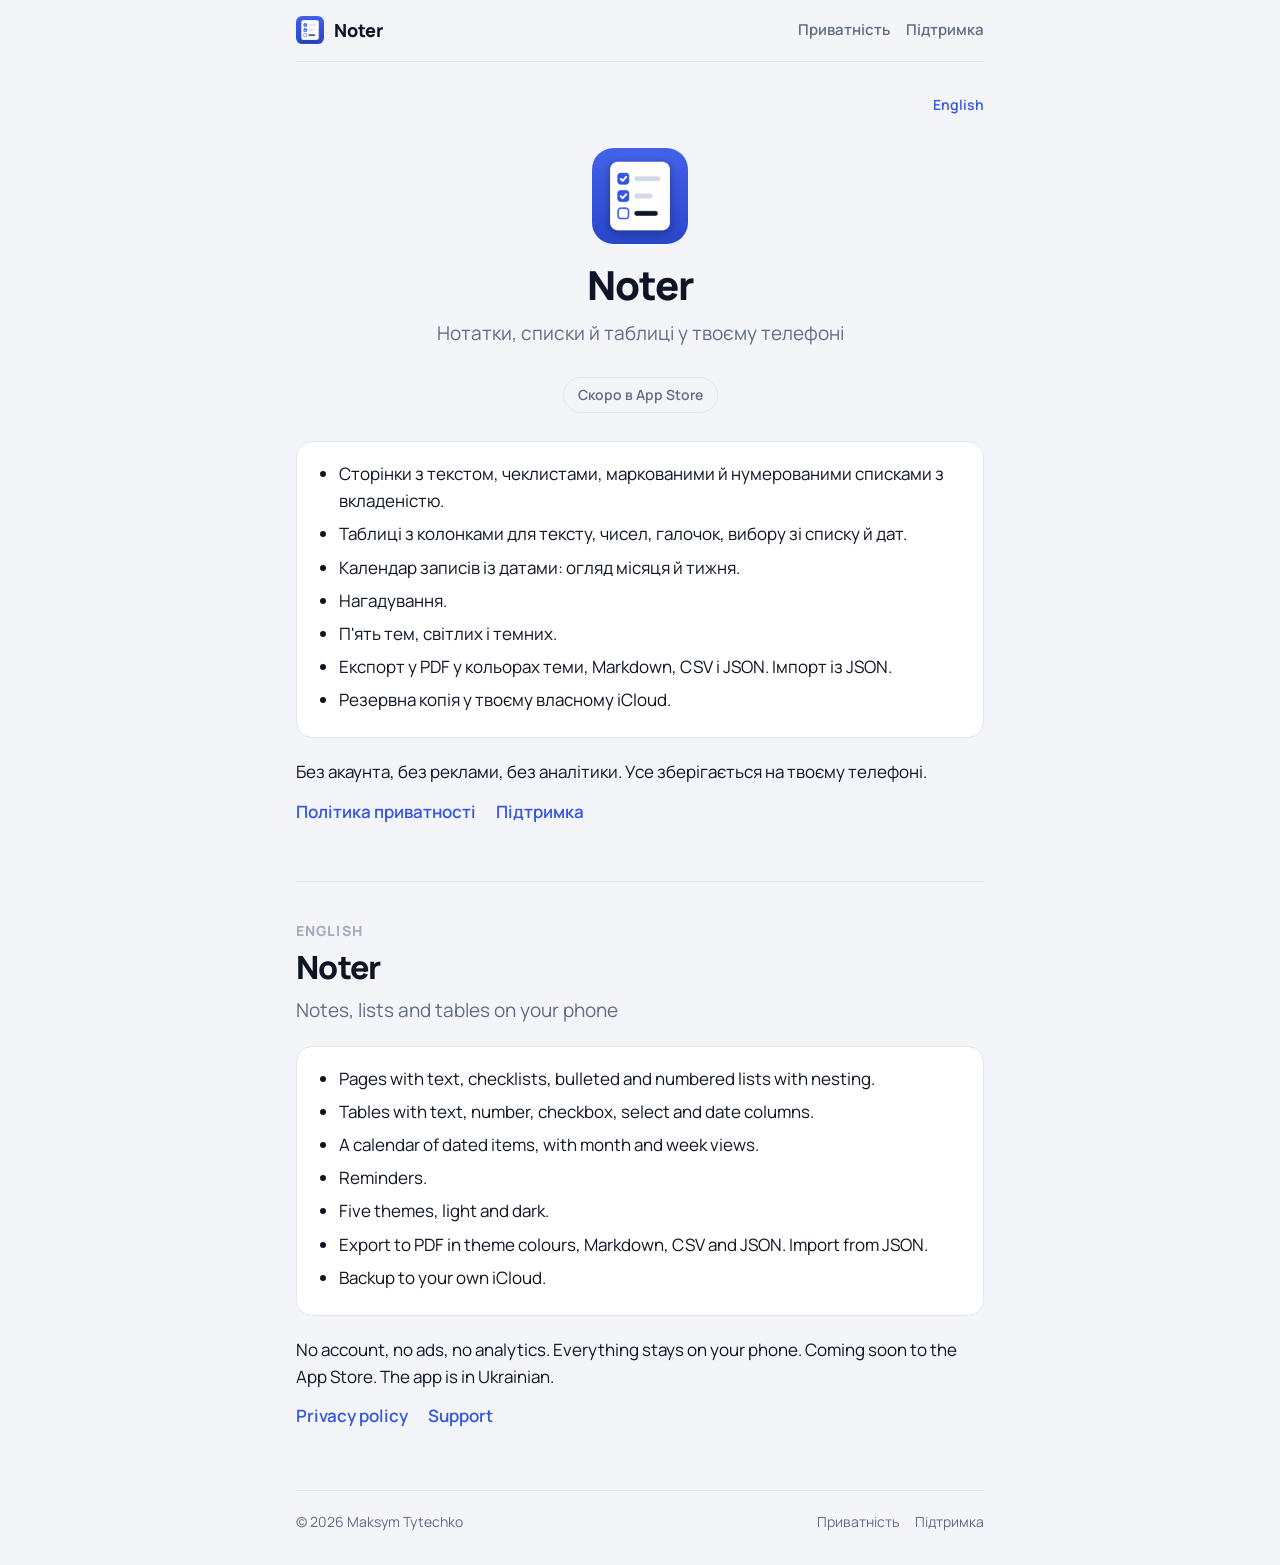
<file: index.html>
<!doctype html>
<html lang="uk">
<head>
<meta charset="utf-8">
<meta name="viewport" content="width=device-width, initial-scale=1">
<title>Noter</title>
<meta name="description" content="Noter: нотатки, списки й таблиці у твоєму телефоні.">
<link rel="icon" type="image/png" href="icon.png">
<link rel="apple-touch-icon" href="icon.png">
<link rel="preconnect" href="https://fonts.googleapis.com">
<link rel="preconnect" href="https://fonts.gstatic.com" crossorigin>
<link rel="stylesheet" href="https://fonts.googleapis.com/css2?family=Manrope:wght@400;600;800&display=swap">
<link rel="stylesheet" href="style.css">
</head>
<body>
<div class="wrap">

<header class="bar">
  <a class="brand" href="./"><img class="icon" src="icon.png" alt="" width="28" height="28">Noter</a>
  <nav><a href="privacy.html">Приватність</a><a href="support.html">Підтримка</a></nav>
</header>

<main>
  <a class="lang-link" href="#en" lang="en">English</a>

  <div class="hero">
    <img class="icon" src="icon.png" alt="Іконка Noter" width="96" height="96">
    <h1>Noter</h1>
    <p class="tagline">Нотатки, списки й таблиці у твоєму телефоні</p>
    <span class="soon">Скоро в App Store</span>
  </div>

  <div class="card">
    <ul>
      <li>Сторінки з текстом, чеклистами, маркованими й нумерованими списками з вкладеністю.</li>
      <li>Таблиці з колонками для тексту, чисел, галочок, вибору зі списку й дат.</li>
      <li>Календар записів із датами: огляд місяця й тижня.</li>
      <li>Нагадування.</li>
      <li>П'ять тем, світлих і темних.</li>
      <li>Експорт у PDF у кольорах теми, Markdown, CSV і JSON. Імпорт із JSON.</li>
      <li>Резервна копія у твоєму власному iCloud.</li>
    </ul>
  </div>

  <p>Без акаунта, без реклами, без аналітики. Усе зберігається на твоєму телефоні.</p>
  <p class="links"><a href="privacy.html">Політика приватності</a><a href="support.html">Підтримка</a></p>

  <section class="en" id="en" lang="en">
    <h2>English</h2>
    <h1>Noter</h1>
    <p class="tagline">Notes, lists and tables on your phone</p>
    <div class="card">
      <ul>
        <li>Pages with text, checklists, bulleted and numbered lists with nesting.</li>
        <li>Tables with text, number, checkbox, select and date columns.</li>
        <li>A calendar of dated items, with month and week views.</li>
        <li>Reminders.</li>
        <li>Five themes, light and dark.</li>
        <li>Export to PDF in theme colours, Markdown, CSV and JSON. Import from JSON.</li>
        <li>Backup to your own iCloud.</li>
      </ul>
    </div>
    <p>No account, no ads, no analytics. Everything stays on your phone. Coming soon to the App Store. The app is in Ukrainian.</p>
    <p class="links"><a href="privacy.html#en">Privacy policy</a><a href="support.html#en">Support</a></p>
  </section>
</main>

<footer>
  <span>© 2026 Maksym Tytechko</span>
  <nav><a href="privacy.html">Приватність</a><a href="support.html">Підтримка</a></nav>
</footer>

</div>
</body>
</html>
</file>
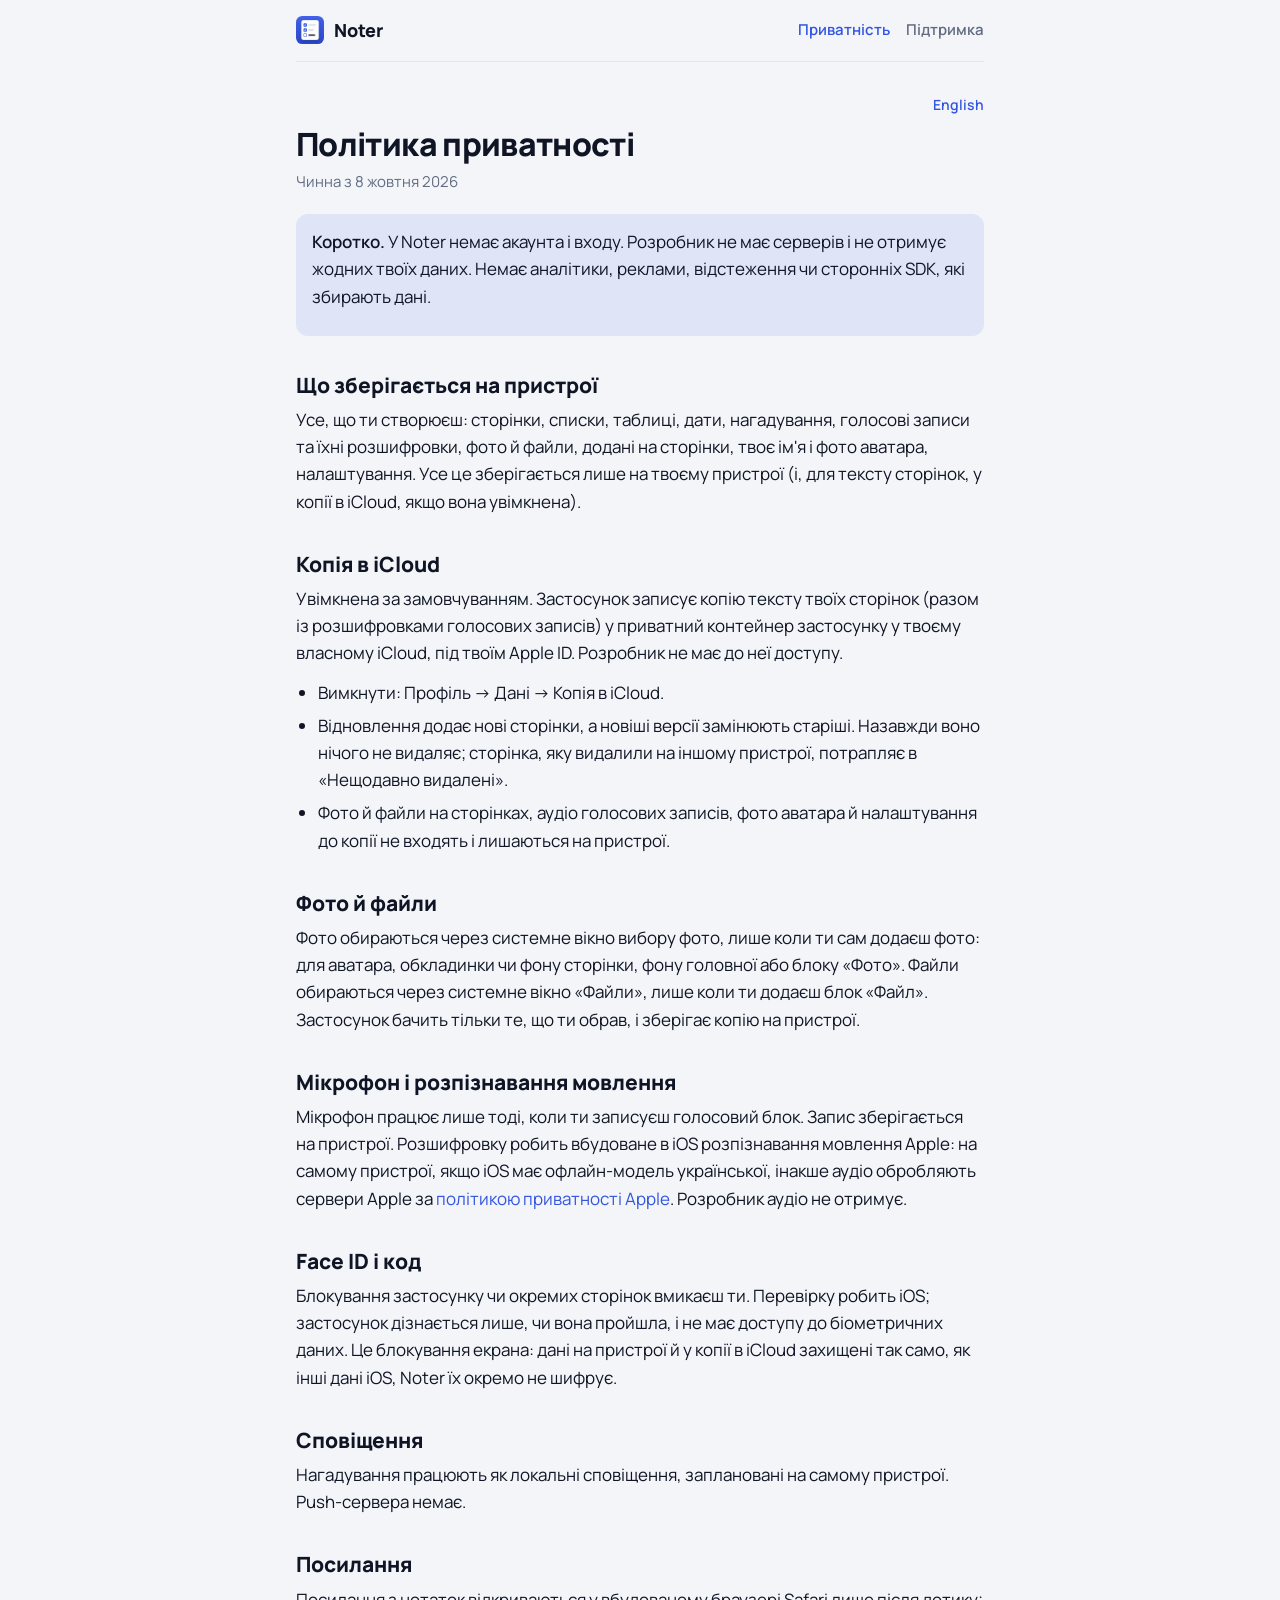
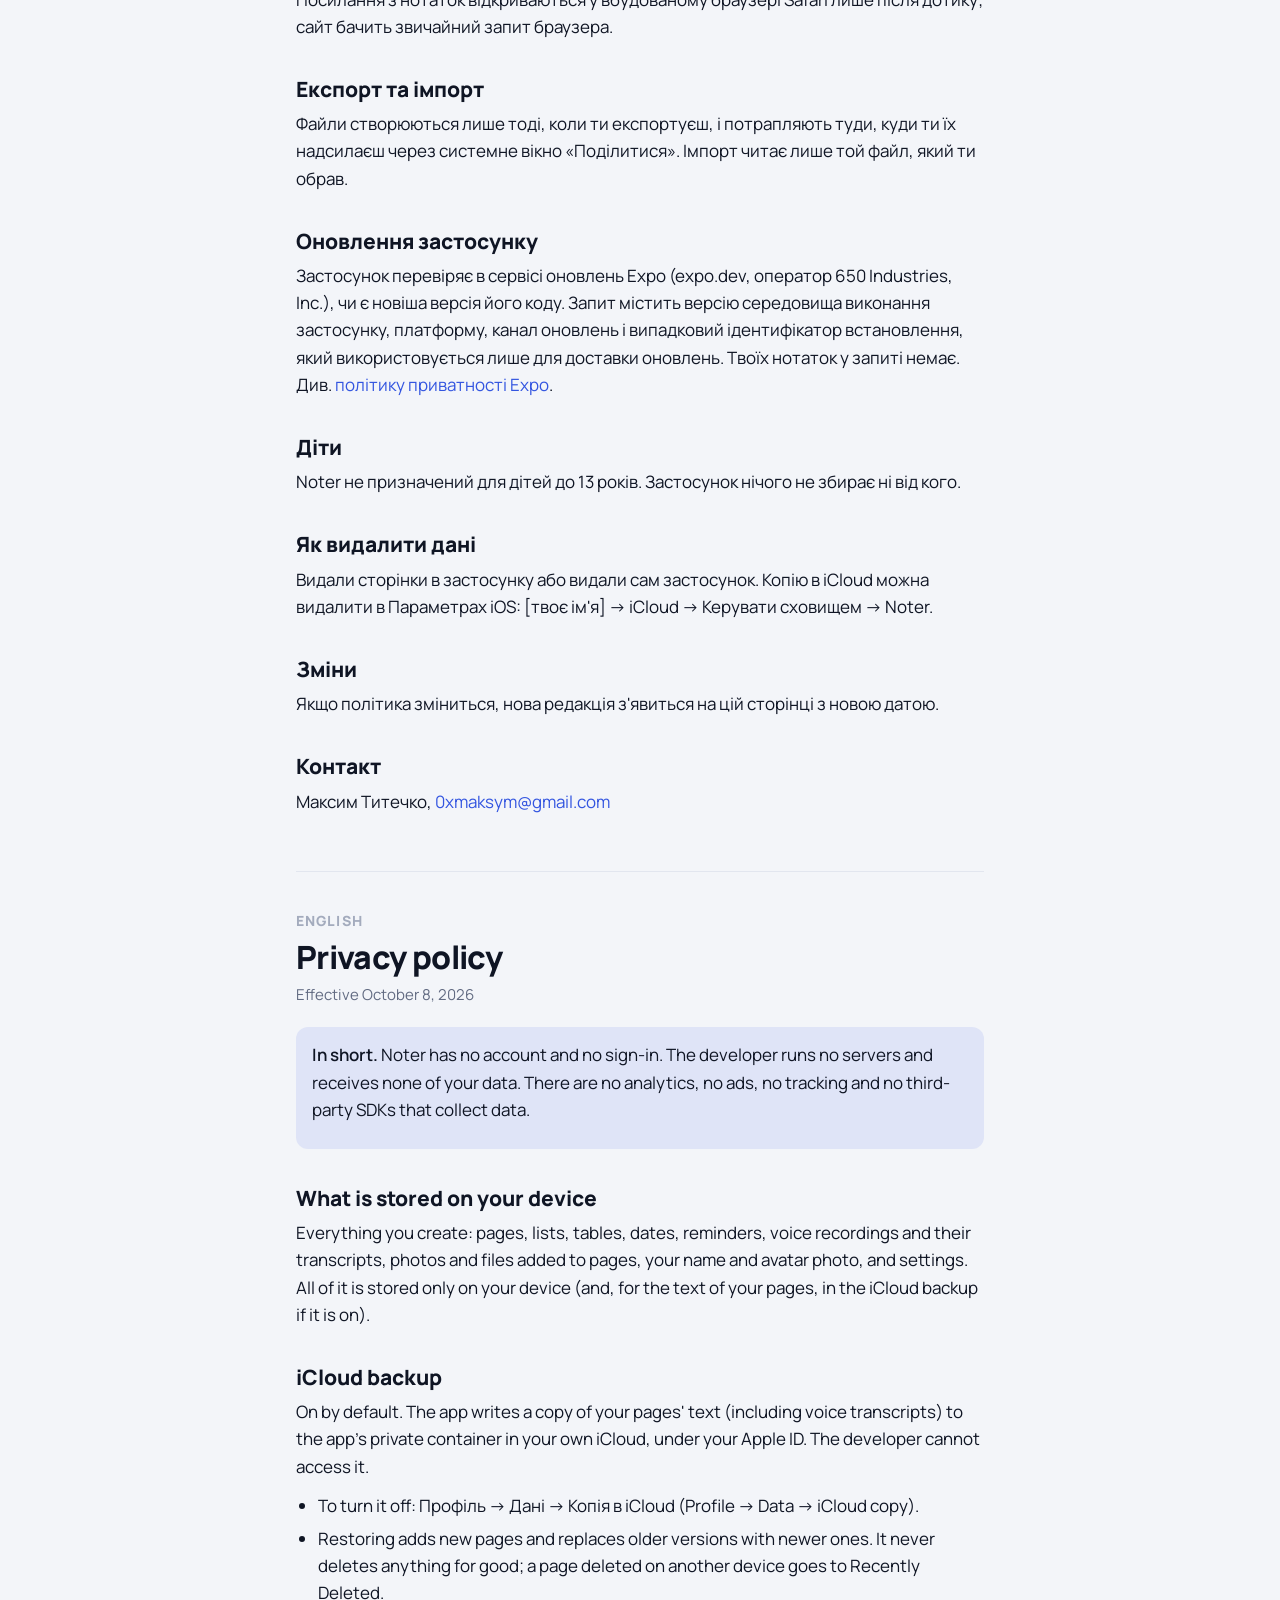
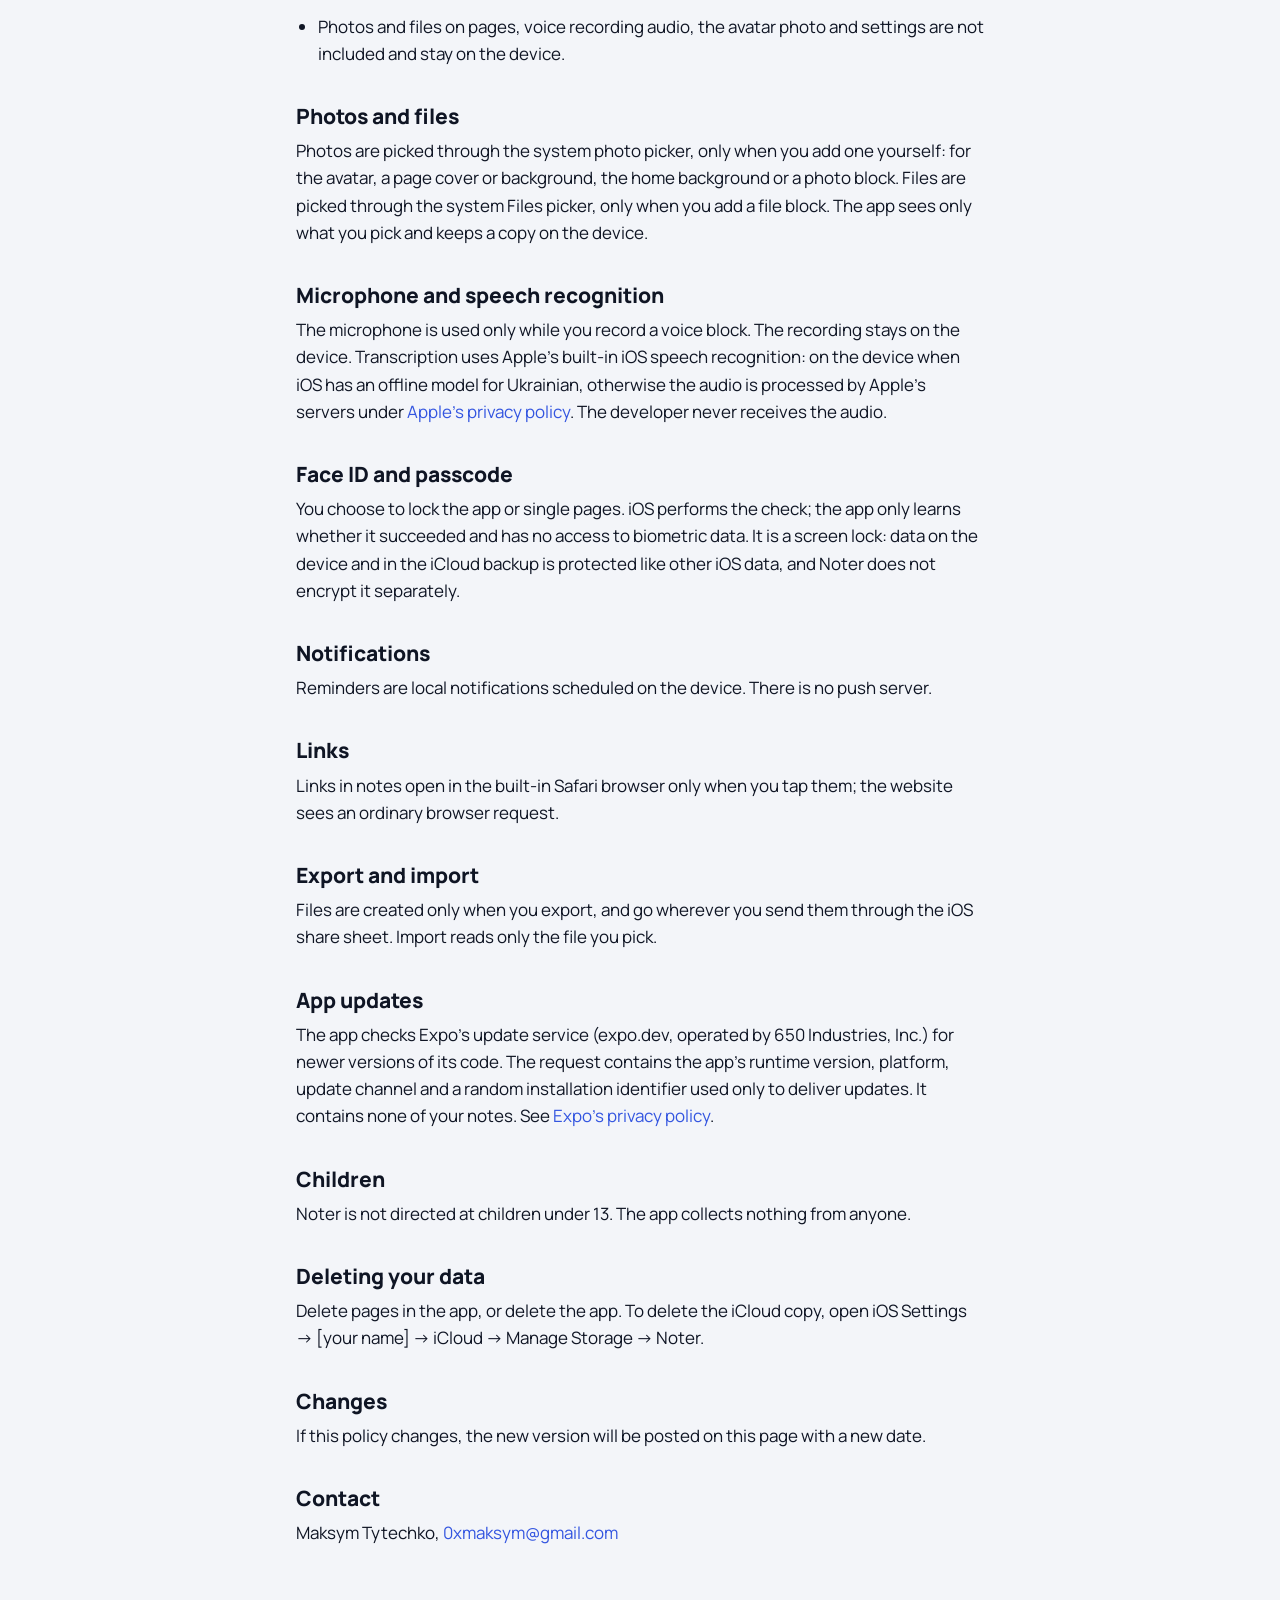
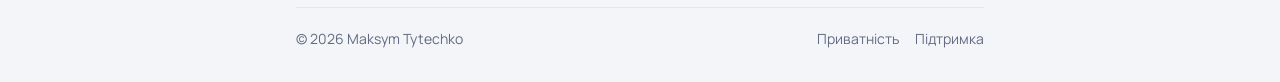
<file: privacy.html>
<!doctype html>
<html lang="uk">
<head>
<meta charset="utf-8">
<meta name="viewport" content="width=device-width, initial-scale=1">
<title>Політика приватності · Noter</title>
<meta name="description" content="Політика приватності Noter. Privacy policy for Noter.">
<link rel="icon" type="image/png" href="icon.png">
<link rel="apple-touch-icon" href="icon.png">
<link rel="preconnect" href="https://fonts.googleapis.com">
<link rel="preconnect" href="https://fonts.gstatic.com" crossorigin>
<link rel="stylesheet" href="https://fonts.googleapis.com/css2?family=Manrope:wght@400;600;800&display=swap">
<link rel="stylesheet" href="style.css">
</head>
<body>
<div class="wrap">

<header class="bar">
  <a class="brand" href="./"><img class="icon" src="icon.png" alt="" width="28" height="28">Noter</a>
  <nav><a href="privacy.html" aria-current="page">Приватність</a><a href="support.html">Підтримка</a></nav>
</header>

<main>
  <a class="lang-link" href="#en" lang="en">English</a>

  <h1>Політика приватності</h1>
  <p class="meta">Чинна з 8 жовтня 2026</p>

  <div class="note">
    <p><strong>Коротко.</strong> У Noter немає акаунта і входу. Розробник не має серверів і не отримує жодних твоїх даних. Немає аналітики, реклами, відстеження чи сторонніх SDK, які збирають дані.</p>
  </div>

  <h2>Що зберігається на пристрої</h2>
  <p>Усе, що ти створюєш: сторінки, списки, таблиці, дати, нагадування, голосові записи та їхні розшифровки, фото й файли, додані на сторінки, твоє ім'я і фото аватара, налаштування. Усе це зберігається лише на твоєму пристрої (і, для тексту сторінок, у копії в iCloud, якщо вона увімкнена).</p>

  <h2>Копія в iCloud</h2>
  <p>Увімкнена за замовчуванням. Застосунок записує копію тексту твоїх сторінок (разом із розшифровками голосових записів) у приватний контейнер застосунку у твоєму власному iCloud, під твоїм Apple ID. Розробник не має до неї доступу.</p>
  <ul>
    <li>Вимкнути: Профіль → Дані → Копія в iCloud.</li>
    <li>Відновлення додає нові сторінки, а новіші версії замінюють старіші. Назавжди воно нічого не видаляє; сторінка, яку видалили на іншому пристрої, потрапляє в «Нещодавно видалені».</li>
    <li>Фото й файли на сторінках, аудіо голосових записів, фото аватара й налаштування до копії не входять і лишаються на пристрої.</li>
  </ul>

  <h2>Фото й файли</h2>
  <p>Фото обираються через системне вікно вибору фото, лише коли ти сам додаєш фото: для аватара, обкладинки чи фону сторінки, фону головної або блоку «Фото». Файли обираються через системне вікно «Файли», лише коли ти додаєш блок «Файл». Застосунок бачить тільки те, що ти обрав, і зберігає копію на пристрої.</p>

  <h2>Мікрофон і розпізнавання мовлення</h2>
  <p>Мікрофон працює лише тоді, коли ти записуєш голосовий блок. Запис зберігається на пристрої. Розшифровку робить вбудоване в iOS розпізнавання мовлення Apple: на самому пристрої, якщо iOS має офлайн-модель української, інакше аудіо обробляють сервери Apple за <a href="https://www.apple.com/legal/privacy/">політикою приватності Apple</a>. Розробник аудіо не отримує.</p>

  <h2>Face ID і код</h2>
  <p>Блокування застосунку чи окремих сторінок вмикаєш ти. Перевірку робить iOS; застосунок дізнається лише, чи вона пройшла, і не має доступу до біометричних даних. Це блокування екрана: дані на пристрої й у копії в iCloud захищені так само, як інші дані iOS, Noter їх окремо не шифрує.</p>

  <h2>Сповіщення</h2>
  <p>Нагадування працюють як локальні сповіщення, заплановані на самому пристрої. Push-сервера немає.</p>

  <h2>Посилання</h2>
  <p>Посилання з нотаток відкриваються у вбудованому браузері Safari лише після дотику; сайт бачить звичайний запит браузера.</p>

  <h2>Експорт та імпорт</h2>
  <p>Файли створюються лише тоді, коли ти експортуєш, і потрапляють туди, куди ти їх надсилаєш через системне вікно «Поділитися». Імпорт читає лише той файл, який ти обрав.</p>

  <h2>Оновлення застосунку</h2>
  <p>Застосунок перевіряє в сервісі оновлень Expo (expo.dev, оператор 650 Industries, Inc.), чи є новіша версія його коду. Запит містить версію середовища виконання застосунку, платформу, канал оновлень і випадковий ідентифікатор встановлення, який використовується лише для доставки оновлень. Твоїх нотаток у запиті немає. Див. <a href="https://expo.dev/privacy">політику приватності Expo</a>.</p>

  <h2>Діти</h2>
  <p>Noter не призначений для дітей до 13 років. Застосунок нічого не збирає ні від кого.</p>

  <h2>Як видалити дані</h2>
  <p>Видали сторінки в застосунку або видали сам застосунок. Копію в iCloud можна видалити в Параметрах iOS: [твоє ім'я] → iCloud → Керувати сховищем → Noter.</p>

  <h2>Зміни</h2>
  <p>Якщо політика зміниться, нова редакція з'явиться на цій сторінці з новою датою.</p>

  <h2>Контакт</h2>
  <p>Максим Титечко, <a href="mailto:0xmaksym@gmail.com">0xmaksym@gmail.com</a></p>

  <section class="en" id="en" lang="en">
    <h2>English</h2>
    <h1>Privacy policy</h1>
    <p class="meta">Effective October 8, 2026</p>

    <div class="note">
      <p><strong>In short.</strong> Noter has no account and no sign-in. The developer runs no servers and receives none of your data. There are no analytics, no ads, no tracking and no third-party SDKs that collect data.</p>
    </div>

    <h2>What is stored on your device</h2>
    <p>Everything you create: pages, lists, tables, dates, reminders, voice recordings and their transcripts, photos and files added to pages, your name and avatar photo, and settings. All of it is stored only on your device (and, for the text of your pages, in the iCloud backup if it is on).</p>

    <h2>iCloud backup</h2>
    <p>On by default. The app writes a copy of your pages' text (including voice transcripts) to the app's private container in your own iCloud, under your Apple ID. The developer cannot access it.</p>
    <ul>
      <li>To turn it off: <span lang="uk">Профіль → Дані → Копія в iCloud</span> (Profile → Data → iCloud copy).</li>
      <li>Restoring adds new pages and replaces older versions with newer ones. It never deletes anything for good; a page deleted on another device goes to Recently Deleted.</li>
      <li>Photos and files on pages, voice recording audio, the avatar photo and settings are not included and stay on the device.</li>
    </ul>

    <h2>Photos and files</h2>
    <p>Photos are picked through the system photo picker, only when you add one yourself: for the avatar, a page cover or background, the home background or a photo block. Files are picked through the system Files picker, only when you add a file block. The app sees only what you pick and keeps a copy on the device.</p>

    <h2>Microphone and speech recognition</h2>
    <p>The microphone is used only while you record a voice block. The recording stays on the device. Transcription uses Apple's built-in iOS speech recognition: on the device when iOS has an offline model for Ukrainian, otherwise the audio is processed by Apple's servers under <a href="https://www.apple.com/legal/privacy/">Apple's privacy policy</a>. The developer never receives the audio.</p>

    <h2>Face ID and passcode</h2>
    <p>You choose to lock the app or single pages. iOS performs the check; the app only learns whether it succeeded and has no access to biometric data. It is a screen lock: data on the device and in the iCloud backup is protected like other iOS data, and Noter does not encrypt it separately.</p>

    <h2>Notifications</h2>
    <p>Reminders are local notifications scheduled on the device. There is no push server.</p>

    <h2>Links</h2>
    <p>Links in notes open in the built-in Safari browser only when you tap them; the website sees an ordinary browser request.</p>

    <h2>Export and import</h2>
    <p>Files are created only when you export, and go wherever you send them through the iOS share sheet. Import reads only the file you pick.</p>

    <h2>App updates</h2>
    <p>The app checks Expo's update service (expo.dev, operated by 650 Industries, Inc.) for newer versions of its code. The request contains the app's runtime version, platform, update channel and a random installation identifier used only to deliver updates. It contains none of your notes. See <a href="https://expo.dev/privacy">Expo's privacy policy</a>.</p>

    <h2>Children</h2>
    <p>Noter is not directed at children under 13. The app collects nothing from anyone.</p>

    <h2>Deleting your data</h2>
    <p>Delete pages in the app, or delete the app. To delete the iCloud copy, open iOS Settings → [your name] → iCloud → Manage Storage → Noter.</p>

    <h2>Changes</h2>
    <p>If this policy changes, the new version will be posted on this page with a new date.</p>

    <h2>Contact</h2>
    <p>Maksym Tytechko, <a href="mailto:0xmaksym@gmail.com">0xmaksym@gmail.com</a></p>
  </section>
</main>

<footer>
  <span>© 2026 Maksym Tytechko</span>
  <nav><a href="privacy.html">Приватність</a><a href="support.html">Підтримка</a></nav>
</footer>

</div>
</body>
</html>
</file>
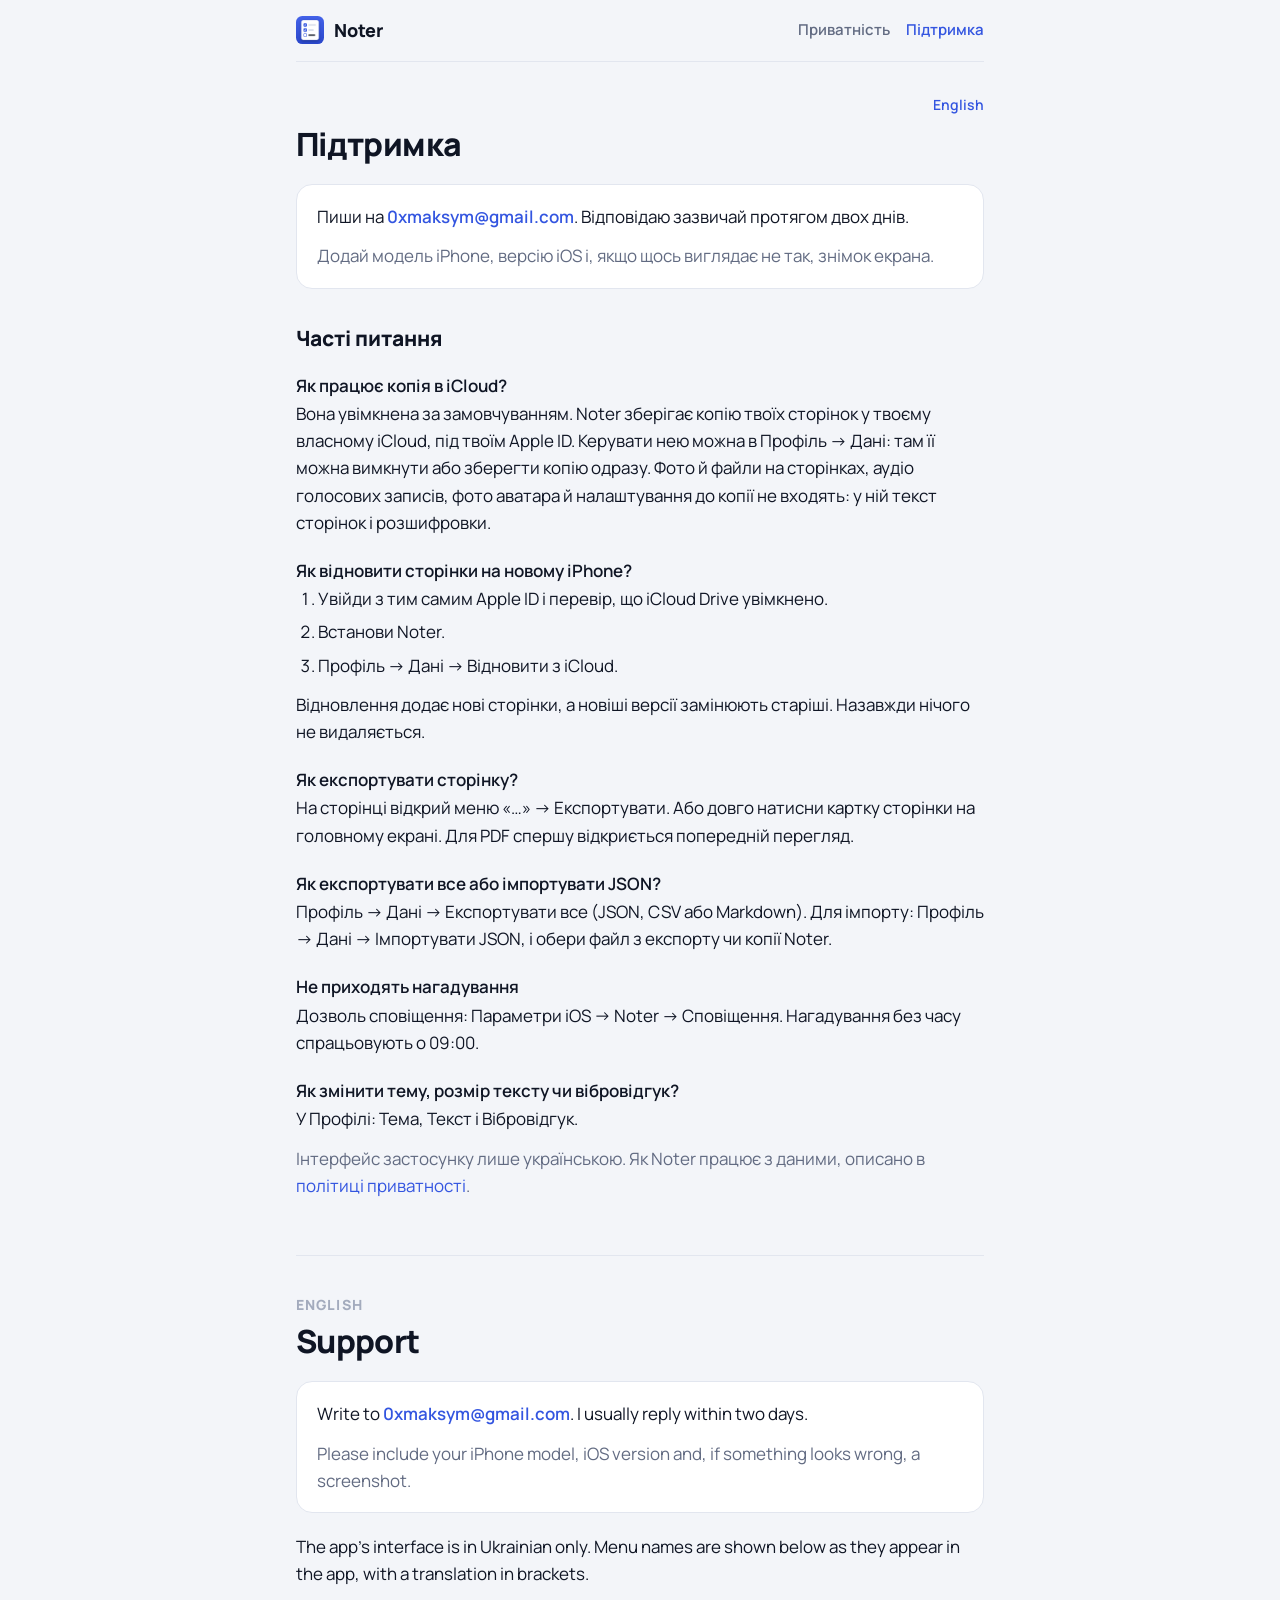
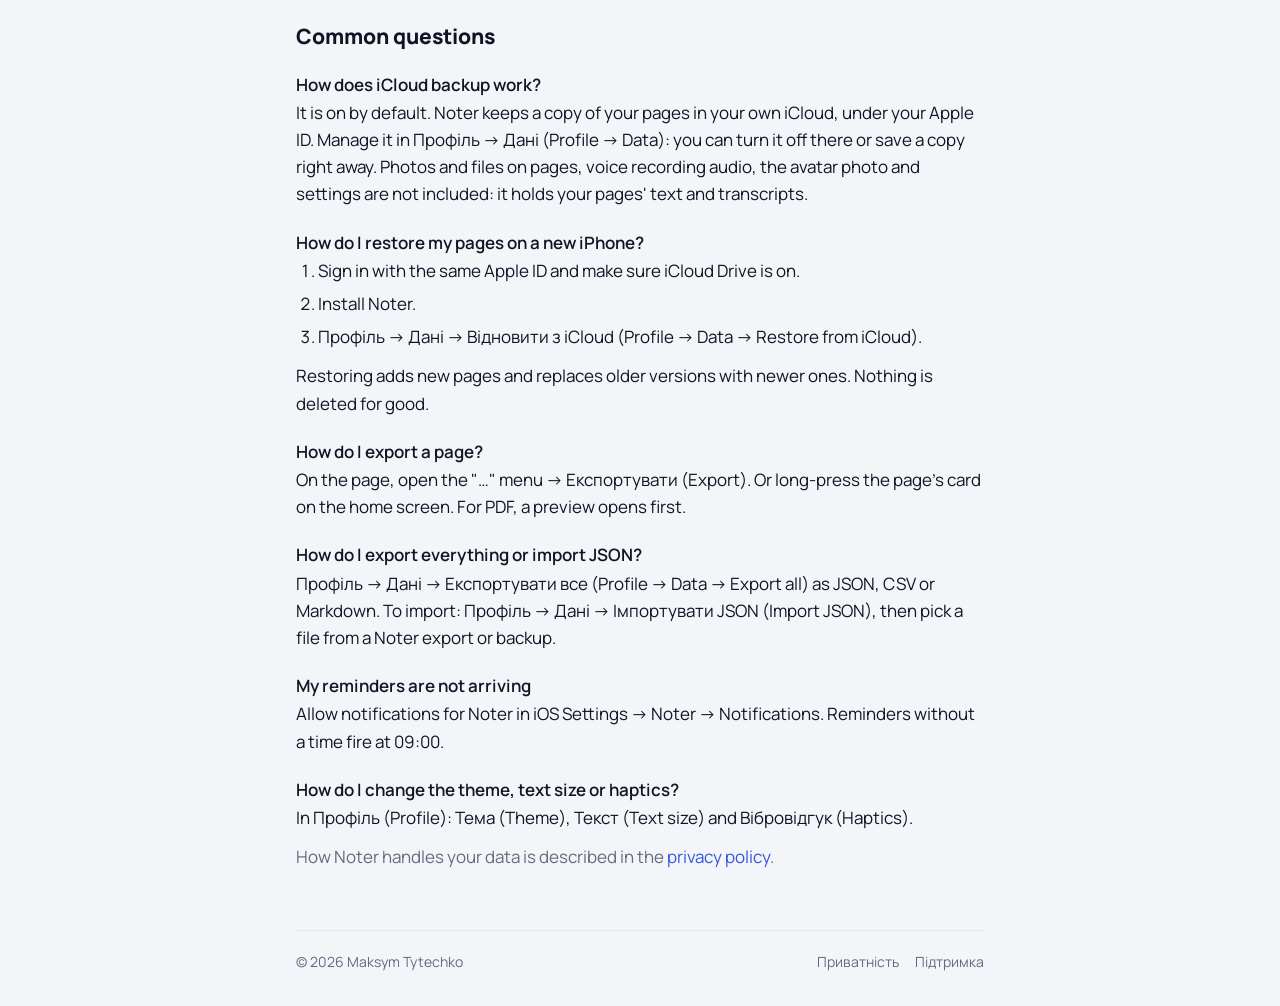
<file: support.html>
<!doctype html>
<html lang="uk">
<head>
<meta charset="utf-8">
<meta name="viewport" content="width=device-width, initial-scale=1">
<title>Підтримка · Noter</title>
<meta name="description" content="Підтримка Noter. Support for Noter.">
<link rel="icon" type="image/png" href="icon.png">
<link rel="apple-touch-icon" href="icon.png">
<link rel="preconnect" href="https://fonts.googleapis.com">
<link rel="preconnect" href="https://fonts.gstatic.com" crossorigin>
<link rel="stylesheet" href="https://fonts.googleapis.com/css2?family=Manrope:wght@400;600;800&display=swap">
<link rel="stylesheet" href="style.css">
</head>
<body>
<div class="wrap">

<header class="bar">
  <a class="brand" href="./"><img class="icon" src="icon.png" alt="" width="28" height="28">Noter</a>
  <nav><a href="privacy.html">Приватність</a><a href="support.html" aria-current="page">Підтримка</a></nav>
</header>

<main>
  <a class="lang-link" href="#en" lang="en">English</a>

  <h1>Підтримка</h1>

  <div class="card">
    <p>Пиши на <a href="mailto:0xmaksym@gmail.com"><strong>0xmaksym@gmail.com</strong></a>. Відповідаю зазвичай протягом двох днів.</p>
    <p class="muted">Додай модель iPhone, версію iOS і, якщо щось виглядає не так, знімок екрана.</p>
  </div>

  <h2>Часті питання</h2>

  <h3>Як працює копія в iCloud?</h3>
  <p>Вона увімкнена за замовчуванням. Noter зберігає копію твоїх сторінок у твоєму власному iCloud, під твоїм Apple ID. Керувати нею можна в Профіль → Дані: там її можна вимкнути або зберегти копію одразу. Фото й файли на сторінках, аудіо голосових записів, фото аватара й налаштування до копії не входять: у ній текст сторінок і розшифровки.</p>

  <h3>Як відновити сторінки на новому iPhone?</h3>
  <ol>
    <li>Увійди з тим самим Apple ID і перевір, що iCloud Drive увімкнено.</li>
    <li>Встанови Noter.</li>
    <li>Профіль → Дані → Відновити з iCloud.</li>
  </ol>
  <p>Відновлення додає нові сторінки, а новіші версії замінюють старіші. Назавжди нічого не видаляється.</p>

  <h3>Як експортувати сторінку?</h3>
  <p>На сторінці відкрий меню «…» → Експортувати. Або довго натисни картку сторінки на головному екрані. Для PDF спершу відкриється попередній перегляд.</p>

  <h3>Як експортувати все або імпортувати JSON?</h3>
  <p>Профіль → Дані → Експортувати все (JSON, CSV або Markdown). Для імпорту: Профіль → Дані → Імпортувати JSON, і обери файл з експорту чи копії Noter.</p>

  <h3>Не приходять нагадування</h3>
  <p>Дозволь сповіщення: Параметри iOS → Noter → Сповіщення. Нагадування без часу спрацьовують о 09:00.</p>

  <h3>Як змінити тему, розмір тексту чи вібровідгук?</h3>
  <p>У Профілі: Тема, Текст і Вібровідгук.</p>

  <p class="muted">Інтерфейс застосунку лише українською. Як Noter працює з даними, описано в <a href="privacy.html">політиці приватності</a>.</p>

  <section class="en" id="en" lang="en">
    <h2>English</h2>
    <h1>Support</h1>

    <div class="card">
      <p>Write to <a href="mailto:0xmaksym@gmail.com"><strong>0xmaksym@gmail.com</strong></a>. I usually reply within two days.</p>
      <p class="muted">Please include your iPhone model, iOS version and, if something looks wrong, a screenshot.</p>
    </div>

    <p>The app's interface is in Ukrainian only. Menu names are shown below as they appear in the app, with a translation in brackets.</p>

    <h2>Common questions</h2>

    <h3>How does iCloud backup work?</h3>
    <p>It is on by default. Noter keeps a copy of your pages in your own iCloud, under your Apple ID. Manage it in <span lang="uk">Профіль → Дані</span> (Profile → Data): you can turn it off there or save a copy right away. Photos and files on pages, voice recording audio, the avatar photo and settings are not included: it holds your pages' text and transcripts.</p>

    <h3>How do I restore my pages on a new iPhone?</h3>
    <ol>
      <li>Sign in with the same Apple ID and make sure iCloud Drive is on.</li>
      <li>Install Noter.</li>
      <li><span lang="uk">Профіль → Дані → Відновити з iCloud</span> (Profile → Data → Restore from iCloud).</li>
    </ol>
    <p>Restoring adds new pages and replaces older versions with newer ones. Nothing is deleted for good.</p>

    <h3>How do I export a page?</h3>
    <p>On the page, open the "…" menu → <span lang="uk">Експортувати</span> (Export). Or long-press the page's card on the home screen. For PDF, a preview opens first.</p>

    <h3>How do I export everything or import JSON?</h3>
    <p><span lang="uk">Профіль → Дані → Експортувати все</span> (Profile → Data → Export all) as JSON, CSV or Markdown. To import: <span lang="uk">Профіль → Дані → Імпортувати JSON</span> (Import JSON), then pick a file from a Noter export or backup.</p>

    <h3>My reminders are not arriving</h3>
    <p>Allow notifications for Noter in iOS Settings → Noter → Notifications. Reminders without a time fire at 09:00.</p>

    <h3>How do I change the theme, text size or haptics?</h3>
    <p>In <span lang="uk">Профіль</span> (Profile): <span lang="uk">Тема</span> (Theme), <span lang="uk">Текст</span> (Text size) and <span lang="uk">Вібровідгук</span> (Haptics).</p>

    <p class="muted">How Noter handles your data is described in the <a href="privacy.html#en">privacy policy</a>.</p>
  </section>
</main>

<footer>
  <span>© 2026 Maksym Tytechko</span>
  <nav><a href="privacy.html">Приватність</a><a href="support.html">Підтримка</a></nav>
</footer>

</div>
</body>
</html>
</file>
<file: style.css>
:root {
  color-scheme: light dark;
  --ground: #F3F5F9;
  --surface: #FFFFFF;
  --text: #0F1524;
  --secondary: #626B82;
  --tertiary: #A3ABBD;
  --divider: #E2E6EF;
  --accent: #3355E0;
  --accent-soft: rgba(51, 85, 224, 0.1);
}

@media (prefers-color-scheme: dark) {
  :root {
    --ground: #0C1018;
    --surface: #141A26;
    --text: #EDF0F7;
    --secondary: #97A0B4;
    --tertiary: #5F687D;
    --divider: #212938;
    --accent: #8BA2FF;
    --accent-soft: rgba(139, 162, 255, 0.12);
  }
}

* { box-sizing: border-box; }

html { -webkit-text-size-adjust: 100%; }

body {
  margin: 0;
  background: var(--ground);
  color: var(--text);
  font: 400 17px/1.6 Manrope, -apple-system, system-ui, sans-serif;
  overflow-wrap: break-word;
}

.wrap {
  max-width: 720px;
  margin: 0 auto;
  padding: 0 16px;
}

a { color: var(--accent); text-decoration: none; }
a:hover { text-decoration: underline; }

.icon { border-radius: 22.37%; display: block; }

/* Header */
.bar {
  display: flex;
  align-items: center;
  justify-content: space-between;
  gap: 12px;
  padding: 16px 0;
  border-bottom: 1px solid var(--divider);
}
.brand {
  display: flex;
  align-items: center;
  gap: 10px;
  color: var(--text);
  font-weight: 800;
  font-size: 18px;
}
.brand:hover { text-decoration: none; }
.bar nav { display: flex; gap: 16px; font-size: 15px; font-weight: 600; }
.bar nav a { color: var(--secondary); }
.bar nav a[aria-current] { color: var(--accent); }

/* Content */
main { padding: 32px 0 48px; }

.lang-link {
  display: block;
  text-align: right;
  font-size: 14px;
  font-weight: 600;
  margin-bottom: 8px;
}

h1, h2, h3 { line-height: 1.25; margin: 0; }
h1 { font-size: 32px; font-weight: 800; letter-spacing: -0.02em; }
h2 { font-size: 21px; font-weight: 800; margin: 36px 0 8px; }
h3 { font-size: 17px; font-weight: 600; margin: 24px 0 4px; }
p, ul, ol { margin: 0 0 12px; }
ul, ol { padding-left: 22px; }
li { margin-bottom: 6px; }
strong { font-weight: 600; }

.meta { color: var(--secondary); font-size: 15px; margin-top: 6px; }
.muted { color: var(--secondary); }

.card {
  background: var(--surface);
  border: 1px solid var(--divider);
  border-radius: 16px;
  padding: 18px 20px;
  margin: 20px 0;
}
.card > :last-child { margin-bottom: 0; }

.note {
  background: var(--accent-soft);
  border-radius: 12px;
  padding: 14px 16px;
  margin: 20px 0;
}

/* Index hero */
.hero { text-align: center; padding: 24px 0 8px; }
.hero .icon { margin: 0 auto 16px; }
.hero h1 { font-size: 40px; }
.tagline { font-size: 19px; color: var(--secondary); margin-top: 8px; }
.soon {
  display: inline-block;
  margin-top: 16px;
  padding: 6px 14px;
  border: 1px solid var(--divider);
  border-radius: 999px;
  color: var(--secondary);
  font-size: 14px;
  font-weight: 600;
}
.links { display: flex; flex-wrap: wrap; gap: 8px 20px; font-weight: 600; }

/* English section */
.en { margin-top: 56px; padding-top: 8px; border-top: 1px solid var(--divider); }
.en > h2:first-child { margin-top: 32px; color: var(--tertiary); font-size: 14px; letter-spacing: 0.08em; text-transform: uppercase; }

/* Footer */
footer {
  border-top: 1px solid var(--divider);
  padding: 20px 0 32px;
  color: var(--secondary);
  font-size: 14px;
  display: flex;
  flex-wrap: wrap;
  justify-content: space-between;
  gap: 8px 20px;
}
footer nav { display: flex; gap: 16px; }
footer a { color: var(--secondary); }
</file>
